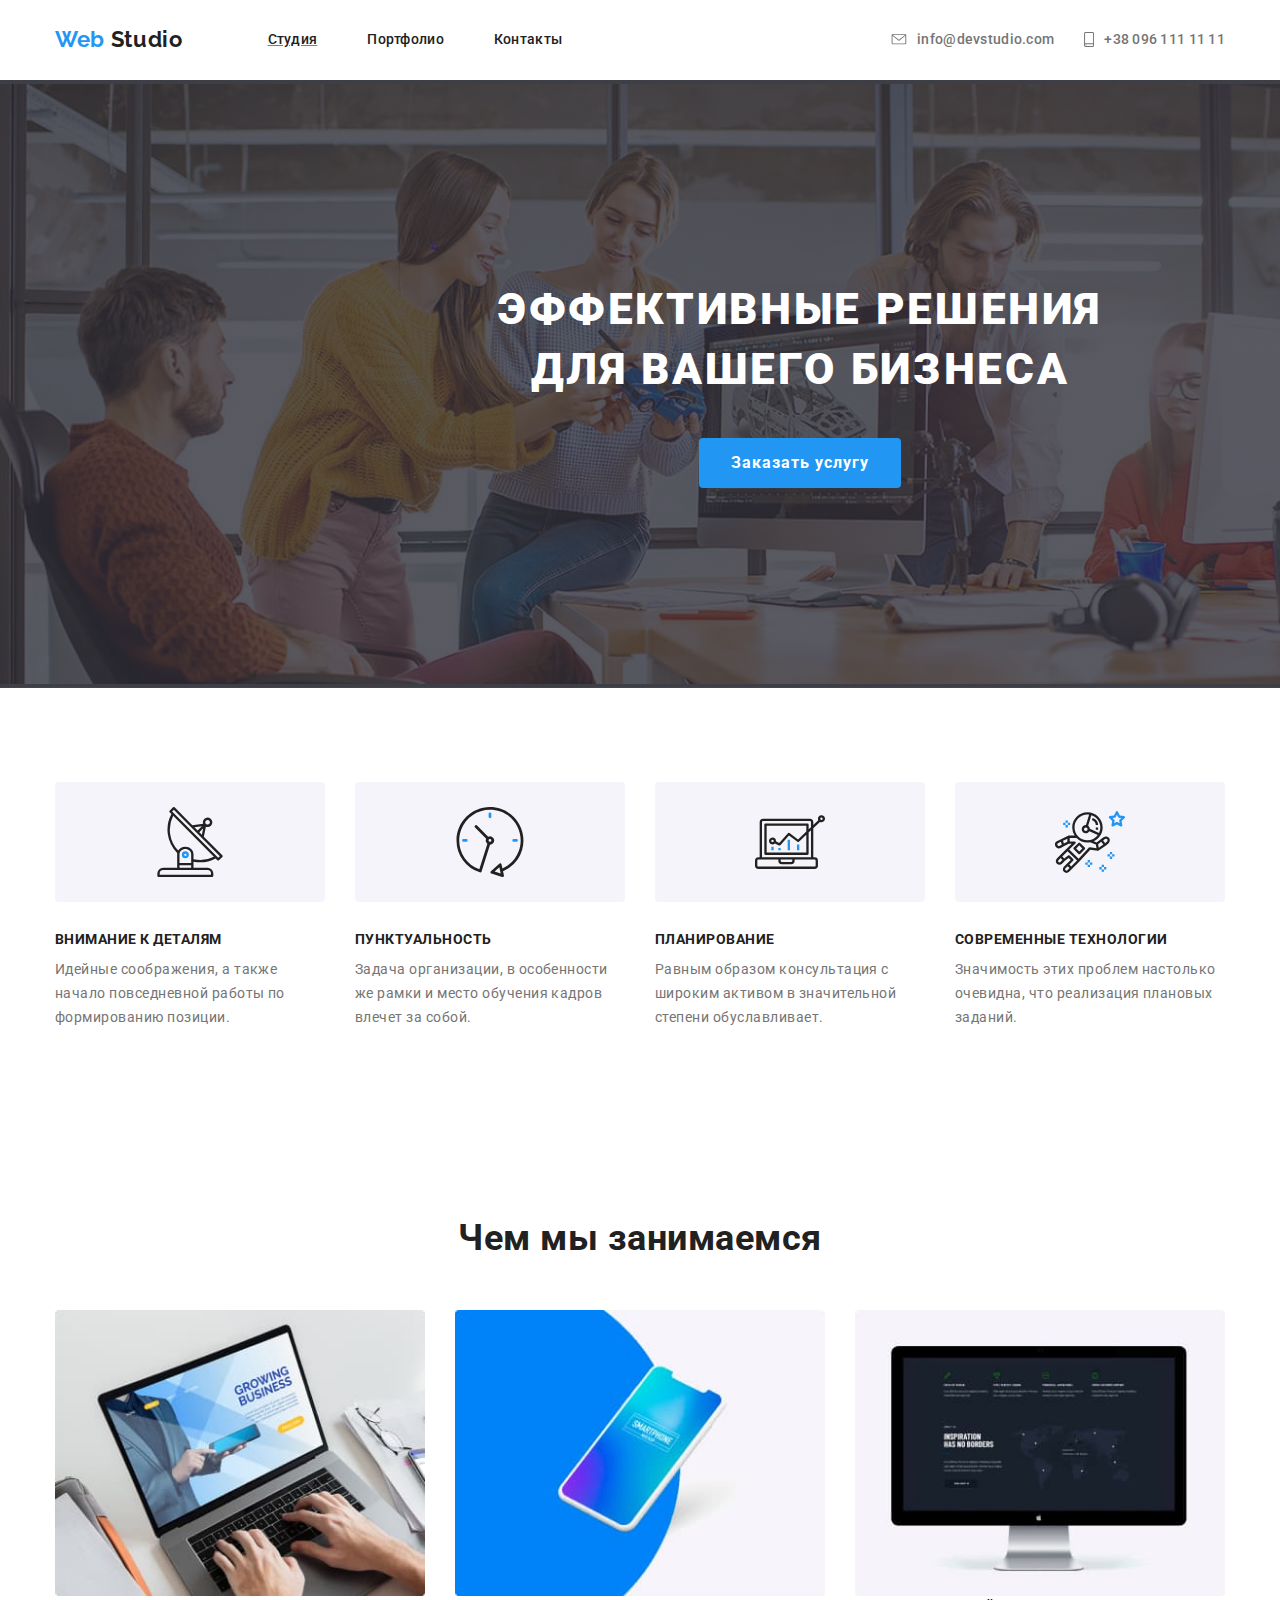
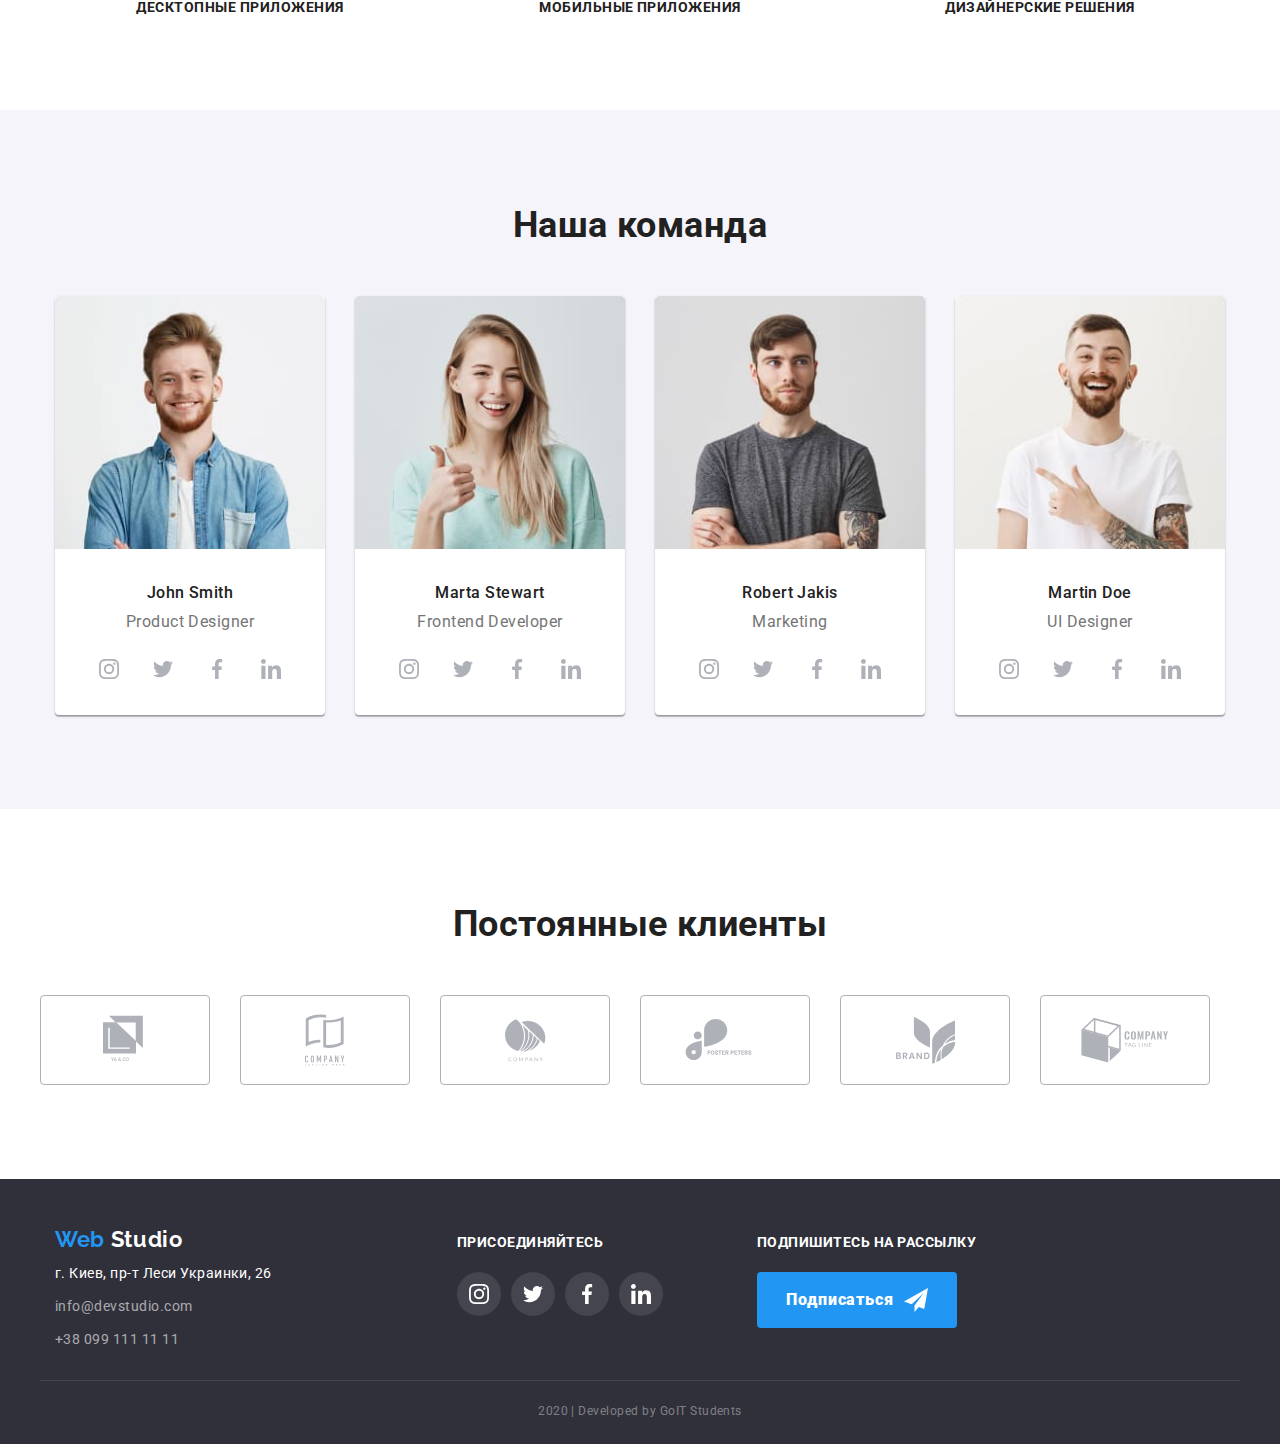
<file: index.html>
<!DOCTYPE html>
<html lang="ru">
  <head>
    <meta charset="UTF-8" />
    <meta name="viewport" content="width=device-width, initial-scale=1.0" />
    <title>Document</title>
    <link
      href="https://fonts.googleapis.com/css2?family=Raleway:wght@700&family=Roboto:wght@400;500;700;900&display=swap"
      rel="stylesheet"
    />
    <link
      rel="stylesheet"
      href="https://cdnjs.cloudflare.com/ajax/libs/modern-normalize/0.6.0/modern-normalize.min.css"
    />
    <link rel="stylesheet" href="./css/common.css" />
    <link rel="stylesheet" href="./css/master.css" />
  </head>

  <body>
    <!-- Шапка сайта -->
    <header class="header">
      <div class="container">
        <nav class="navigation">
          <a href="./index.html" class="logo"
            ><span class="accent">Web</span> Studio</a
          >

          <ul class="list">
            <li>
              <a href="./index.html" class="link current">Студия</a>
            </li>
            <li>
              <a href="./portfolio.html" class="link">Портфолио</a>
            </li>
            <li><a href="#" class="link">Контакты</a></li>
          </ul>
        </nav>

        <address class="adres">
          <a href="mailto:info@devstudio.com" class="link">
            <svg class="mail-icon">
              <use href="./images/svg-image/symbol-defs.svg#icon-letter"></use>
            </svg>
            info@devstudio.com
          </a>
          <a href="#" class="link">
            <svg class="telephone-icon">
              <use
                href="./images/svg-image/symbol-defs.svg#icon-smartphone"
              ></use>
            </svg>
            +38 096 111 11 11</a
          >
        </address>
      </div>
    </header>

    <!-- Секция Герой -->
    <section class="hero">
      <h1 class="title">эффективные решения<br />для вашего бизнеса</h1>
      <a href="#" class="link">Заказать услугу</a>
    </section>

    <!-- Секция Преимуществ компании -->
    <section class="advantages">
      <!-- <h2>Преимуества нашей компании</h2> -->
      <ul class="container">
        <li>
          <div class="advantages-container">
            <svg class="advantfges-svg-icon">
              <use href="./images/svg-image/symbol-defs.svg#icon-antenna"></use>
            </svg>
          </div>
          <h3 class="title">внимание к деталям</h3>
          <p>
            Идейные соображения, а также начало повседневной работы по
            формированию позиции.
          </p>
        </li>
        <li>
          <div class="advantages-container">
            <svg class="advantfges-svg-icon">
              <use href="./images/svg-image/symbol-defs.svg#icon-clock"></use>
            </svg>
          </div>
          <h3 class="title">пунктуальность</h3>
          <p>
            Задача организации, в особенности же рамки и место обучения кадров
            влечет за собой.
          </p>
        </li>
        <li>
          <div class="advantages-container">
            <svg class="advantfges-svg-icon">
              <use href="./images/svg-image/symbol-defs.svg#icon-diagram"></use>
            </svg>
          </div>
          <h3 class="title">планирование</h3>
          <p>
            Равным образом консультация с широким активом в значительной степени
            обуславливает.
          </p>
        </li>
        <li>
          <div class="advantages-container">
            <svg class="advantfges-svg-icon">
              <use
                href="./images/svg-image/symbol-defs.svg#icon-astronaut"
              ></use>
            </svg>
          </div>
          <h3 class="title">современные технологии</h3>
          <p>
            Значимость этих проблем настолько очевидна, что реализация плановых
            заданий.
          </p>
        </li>
      </ul>
    </section>

    <!-- Секция Сфер Деятельности -->
    <section class="activity">
      <div class="container">
        <h2 class="grand-title">Чем мы занимаемся</h2>

        <ul>
          <li>
            <a href="#"
              ><img src="./images/desktopapp.jpg" alt="десктоп" width="370"
            /></a>
            <h3 class="title">десктопные приложения</h3>
          </li>
          <li>
            <a href="#"
              ><img src="./images/mobileapp.jpg" alt="телефон" width="370"
            /></a>
            <h3 class="title">мобильные приложения</h3>
          </li>
          <li>
            <a href="#"
              ><img src="./images/designer.jpg" alt="дизайн" width="370"
            /></a>
            <h3 class="title">дизайнерские решения</h3>
          </li>
        </ul>
      </div>
    </section>

    <!-- Секция Команды -->
    <section class="team">
      <div class="container">
        <h2 class="grand-title">Наша команда</h2>

        <ul class="team-list">
          <li>
            <img src="./images/johnsmit.jpg" alt="фото джон смит" width="270" />
            <h3 class="title">John Smith</h3>
            <p class="cpecialazed">Product Designer</p>

            <ul>
              <li class="social-list-item">
                <a href="#" aria-label="Ссылка на Instagram" class="link"
                  ><svg class="team-link-icon">
                    <use
                      href="./images/svg-image/symbol-defs.svg#icon-instagram"
                    ></use>
                  </svg>
                </a>
              </li>
              <li class="social-list-item">
                <a href="#" aria-label="Ссылка на Twitter" class="link"
                  ><svg class="team-link-icon">
                    <use
                      href="./images/svg-image/symbol-defs.svg#icon-twitter"
                    ></use></svg
                ></a>
              </li>
              <li class="social-list-item">
                <a href="#" aria-label="Ссылка на Facebook" class="link"
                  ><svg class="team-link-icon">
                    <use
                      href="./images/svg-image/symbol-defs.svg#icon-facebook"
                    ></use></svg
                ></a>
              </li>
              <li class="social-list-item">
                <a href="#" aria-label="Ссылка на LinkedIn" class="link"
                  ><svg class="team-link-icon">
                    <use
                      href="./images/svg-image/symbol-defs.svg#icon-linkedin"
                    ></use></svg
                ></a>
              </li>
            </ul>
          </li>
          <li>
            <img
              src="./images/martastewart.jpg"
              alt="фото марта стюарт"
              width="270"
            />
            <h3 class="title">Marta Stewart</h3>
            <p class="cpecialazed">Frontend Developer</p>

            <ul>
              <li class="social-list-item">
                <a href="#" aria-label="Ссылка на Instagram" class="link"
                  ><svg class="team-link-icon">
                    <use
                      href="./images/svg-image/symbol-defs.svg#icon-instagram"
                    ></use></svg
                ></a>
              </li>
              <li class="social-list-item">
                <a href="#" aria-label="Ссылка на Twitter" class="link"
                  ><svg class="team-link-icon">
                    <use
                      href="./images/svg-image/symbol-defs.svg#icon-twitter"
                    ></use></svg
                ></a>
              </li>
              <li class="social-list-item">
                <a href="#" aria-label="Ссылка на Facebook" class="link"
                  ><svg class="team-link-icon">
                    <use
                      href="./images/svg-image/symbol-defs.svg#icon-facebook"
                    ></use></svg
                ></a>
              </li>
              <li class="social-list-item">
                <a href="#" aria-label="Ссылка на LinkedIn" class="link"
                  ><svg class="team-link-icon">
                    <use
                      href="./images/svg-image/symbol-defs.svg#icon-linkedin"
                    ></use></svg
                ></a>
              </li>
            </ul>
          </li>
          <li>
            <img
              src="./images/robertjakis.jpg"
              alt="фото роберт джекис"
              width="270"
            />
            <h3 class="title">Robert Jakis</h3>
            <p class="cpecialazed">Marketing</p>

            <ul>
              <li class="social-list-item">
                <a href="#" aria-label="Ссылка на Instagram" class="link"
                  ><svg class="team-link-icon">
                    <use
                      href="./images/svg-image/symbol-defs.svg#icon-instagram"
                    ></use></svg
                ></a>
              </li>
              <li class="social-list-item">
                <a href="#" aria-label="Ссылка на Twitter" class="link"
                  ><svg class="team-link-icon">
                    <use
                      href="./images/svg-image/symbol-defs.svg#icon-twitter"
                    ></use></svg
                ></a>
              </li>
              <li class="social-list-item">
                <a href="#" aria-label="Ссылка на Facebook" class="link"
                  ><svg class="team-link-icon">
                    <use
                      href="./images/svg-image/symbol-defs.svg#icon-facebook"
                    ></use></svg
                ></a>
              </li>
              <li class="social-list-item">
                <a href="#" aria-label="Ссылка на LinkedIn" class="link"
                  ><svg class="team-link-icon">
                    <use
                      href="./images/svg-image/symbol-defs.svg#icon-linkedin"
                    ></use></svg
                ></a>
              </li>
            </ul>
          </li>
          <li>
            <img
              src="./images/martindoe.jpg"
              alt="фото мартин до"
              width="270"
            />
            <h3 class="title">Martin Doe</h3>
            <p class="cpecialazed">UI Designer</p>

            <ul>
              <li class="social-list-item">
                <a href="#" aria-label="Ссылка на Instagram" class="link"
                  ><svg class="team-link-icon">
                    <use
                      href="./images/svg-image/symbol-defs.svg#icon-instagram"
                    ></use></svg
                ></a>
              </li>
              <li class="social-list-item">
                <a href="#" aria-label="Ссылка на Twitter" class="link"
                  ><svg class="team-link-icon">
                    <use
                      href="./images/svg-image/symbol-defs.svg#icon-twitter"
                    ></use></svg
                ></a>
              </li>
              <li class="social-list-item">
                <a href="#" aria-label="Ссылка на Facebook" class="link"
                  ><svg class="team-link-icon">
                    <use
                      href="./images/svg-image/symbol-defs.svg#icon-facebook"
                    ></use></svg
                ></a>
              </li>
              <li class="social-list-item">
                <a href="#" aria-label="Ссылка на LinkedIn" class="link"
                  ><svg class="team-link-icon">
                    <use
                      href="./images/svg-image/symbol-defs.svg#icon-linkedin"
                    ></use></svg
                ></a>
              </li>
            </ul>
          </li>
        </ul>
      </div>
    </section>

    <!-- Секция Постоянных клиентов -->
    <section class="clients">
      <div class="container">
        <h2 class="title">Постоянные клиенты</h2>
        <ul>
          <li>
            <a href="#" class="link"
              ><svg class="company-icon first">
                <use
                  href="./images/svg-image/symbol-defs.svg#icon-ya-co"
                ></use></svg
            ></a>
          </li>
          <li>
            <a href="#" class="link"
              ><svg class="company-icon second">
                <use
                  href="./images/svg-image/symbol-defs.svg#icon-tagline"
                ></use></svg
            ></a>
          </li>
          <li>
            <a href="#" class="link"
              ><svg class="company-icon third">
                <use
                  href="./images/svg-image/symbol-defs.svg#icon-company"
                ></use></svg
            ></a>
          </li>
          <li>
            <a href="#" class="link"
              ><svg class="company-icon fourth">
                <use
                  href="./images/svg-image/symbol-defs.svg#icon-foster-peters"
                ></use></svg
            ></a>
          </li>
          <li>
            <a href="#" class="link"
              ><svg class="company-icon fifth">
                <use
                  href="./images/svg-image/symbol-defs.svg#icon-brand"
                ></use></svg
            ></a>
          </li>
          <li>
            <a href="#" class="link"
              ><svg class="company-icon sixth">
                <use
                  href="./images/svg-image/symbol-defs.svg#icon-last-company"
                ></use></svg
            ></a>
          </li>
        </ul>
      </div>
    </section>

    <!-- Секция Футер -->
    <footer class="footer">
      <div class="container">
        <div class="logo-adres">
          <a href="./index.html" class="logo"
            ><span class="accent">Web</span> Studio</a
          >
          <address class="adress-footer">
            <p class="city">г. Киев, пр-т Леси Украинки, 26</p>
            <a href="mailto:info@devstudio.com" class="link"
              >info@devstudio.com</a
            >
            <a href="#" class="link">+38 099 111 11 11</a>
          </address>
        </div>

        <ul class="list join">
          <li><b class="title">присоединяйтесь</b></li>
          <li>
            <ul class="list">
              <li class="social-list-item">
                <a href="#" aria-label="Ссылка на Instagram" class="link"
                  ><svg class="team-link-icon">
                    <use
                      href="./images/svg-image/symbol-defs.svg#icon-instagram"
                    ></use></svg
                ></a>
              </li>
              <li class="social-list-item">
                <a href="#" aria-label="Ссылка на Twitter" class="link"
                  ><svg class="team-link-icon">
                    <use
                      href="./images/svg-image/symbol-defs.svg#icon-twitter"
                    ></use></svg
                ></a>
              </li>
              <li class="social-list-item">
                <a href="#" aria-label="Ссылка на Facebook" class="link"
                  ><svg class="team-link-icon">
                    <use
                      href="./images/svg-image/symbol-defs.svg#icon-facebook"
                    ></use></svg
                ></a>
              </li>
              <li class="social-list-item">
                <a href="#" aria-label="Ссылка на LinkedIn" class="link"
                  ><svg class="team-link-icon">
                    <use
                      href="./images/svg-image/symbol-defs.svg#icon-linkedin"
                    ></use></svg
                ></a>
              </li>
            </ul>
          </li>
        </ul>

        <ul class="list form">
          <li><b class="title">подпишитесь на рассылку</b></li>
          <li>
            <!-- Здесь будет форма -->
            <a href="#" class="link">
              Подписаться
              <svg class="airplane">
                <use
                  href="./images/svg-image/symbol-defs.svg#icon-airplane"
                ></use></svg
            ></a>
          </li>
        </ul>
      </div>
      <p class="developed-by">2020 | Developed by GoIT Students</p>
    </footer>
  </body>
</html>
</file>
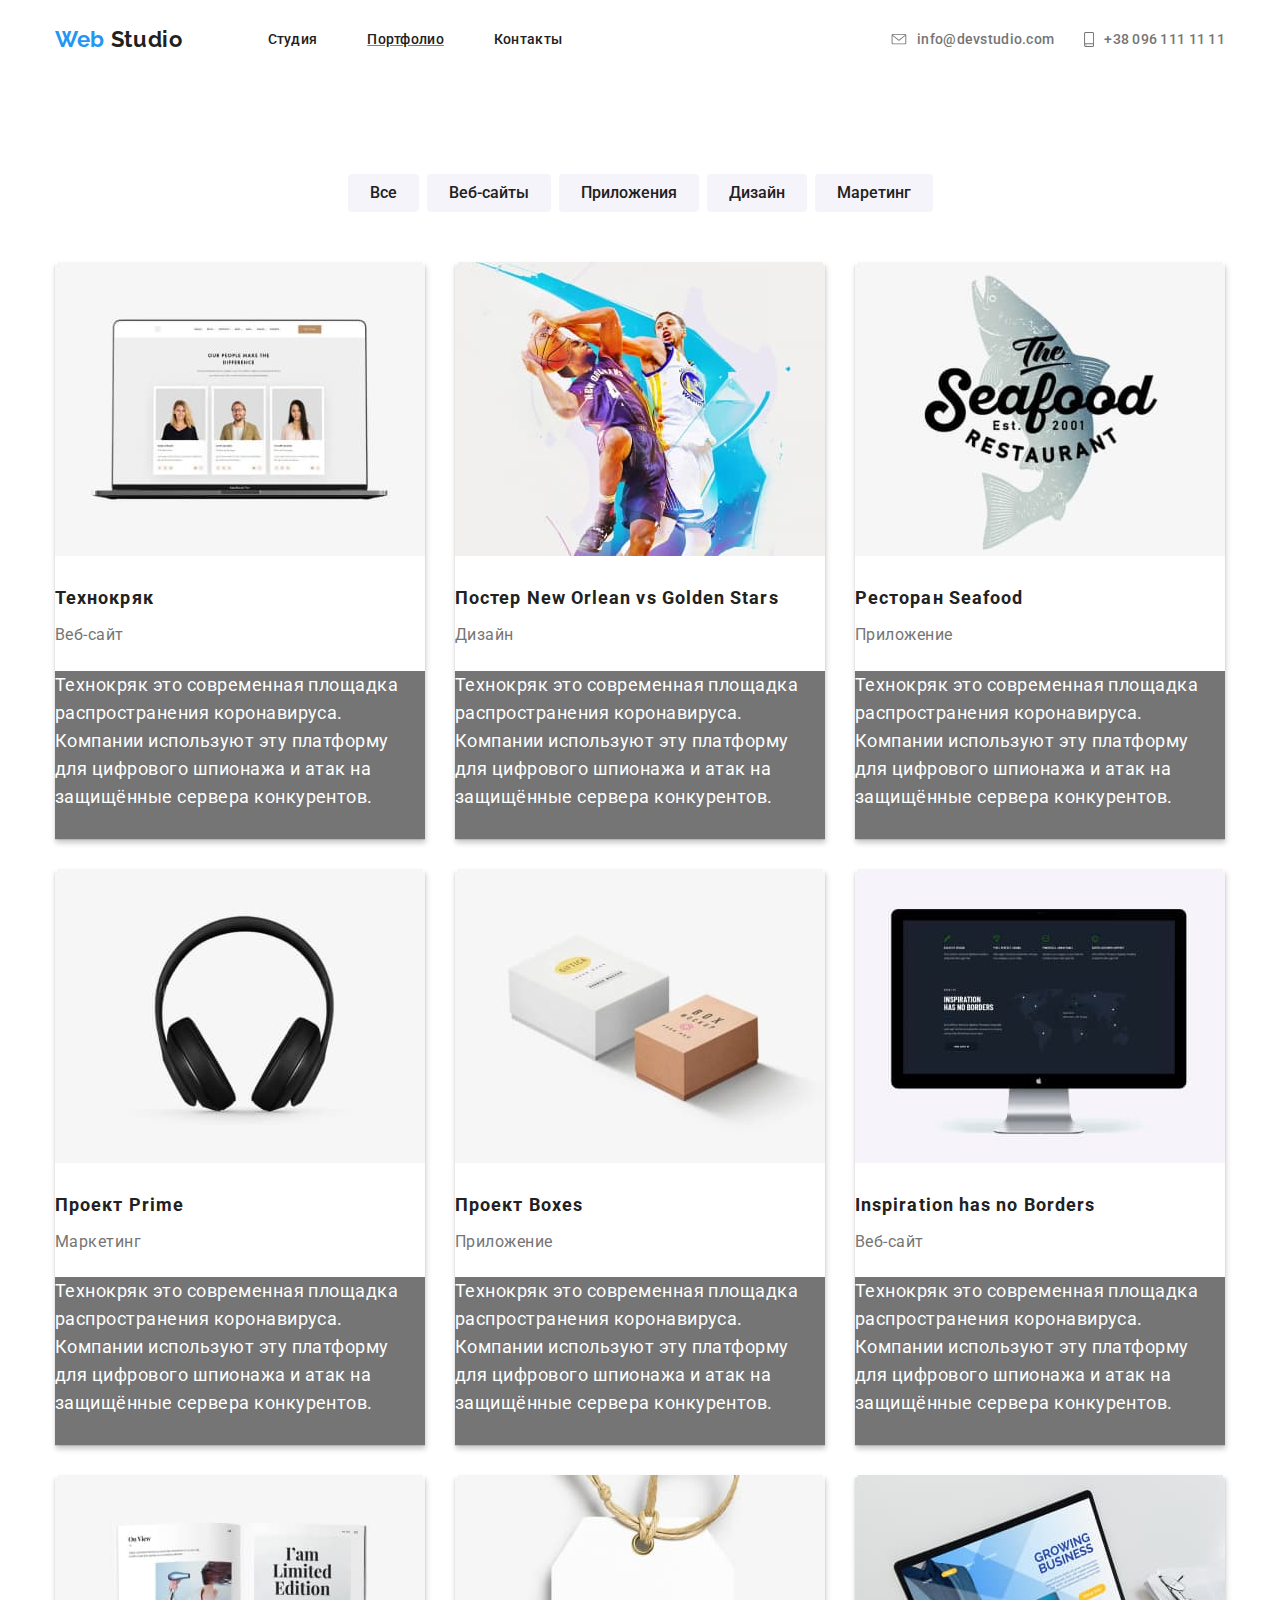
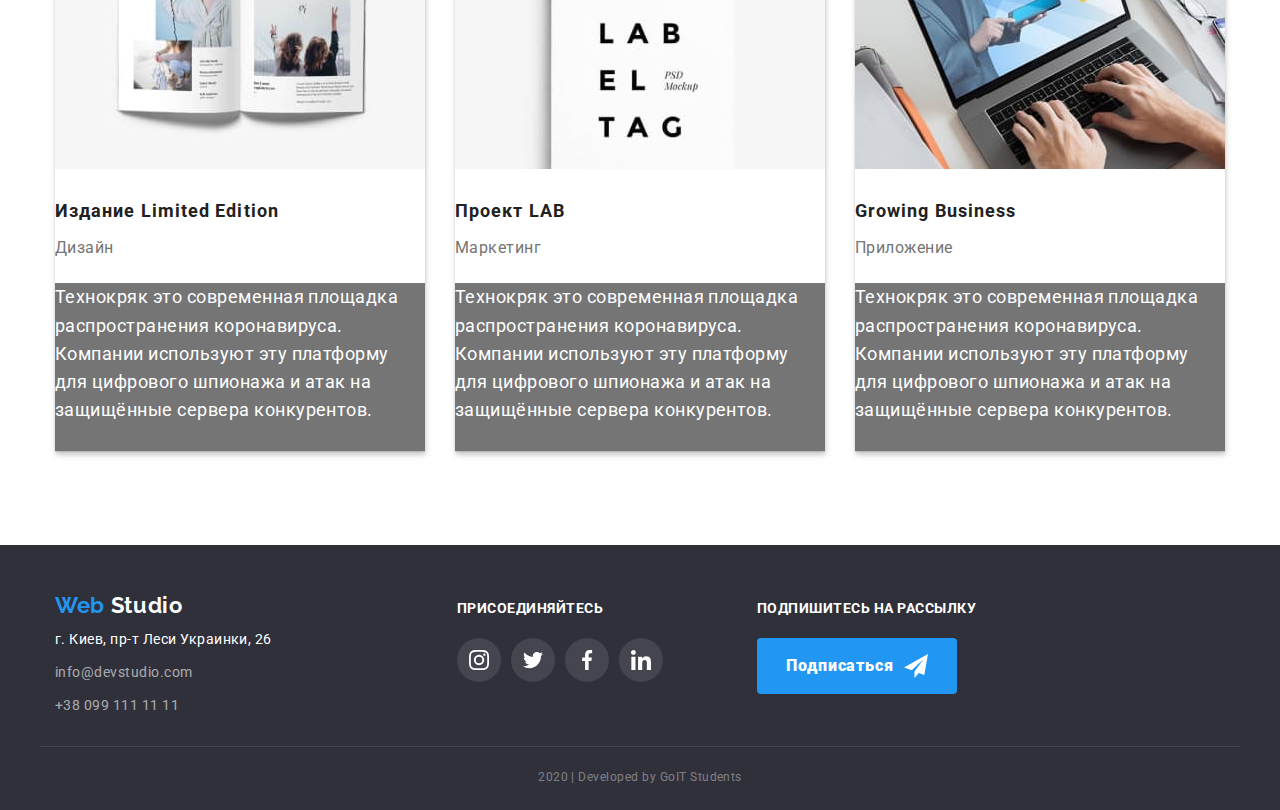
<file: portfolio.html>
<!DOCTYPE html>
<html lang="ru">
  <head>
    <meta charset="UTF-8" />
    <meta name="viewport" content="width=device-width, initial-scale=1.0" />
    <title>Document</title>
    <link
      href="https://fonts.googleapis.com/css2?family=Raleway:wght@700&family=Roboto:wght@400;500;700;900&display=swap"
      rel="stylesheet"
    />
    <link
      rel="stylesheet"
      href="https://cdnjs.cloudflare.com/ajax/libs/modern-normalize/0.6.0/modern-normalize.min.css"
    />
    <link rel="stylesheet" href="./css/common.css" />
    <link rel="stylesheet" href="./css/potfolio.css" />
  </head>

  <body>
    <!-- Шапка сайта -->
    <header class="header">
      <div class="container">
        <nav class="navigation">
          <a href="./index.html" class="logo"
            ><span class="accent">Web</span> Studio</a
          >

          <ul class="list">
            <li>
              <a href="./index.html" class="link">Студия</a>
            </li>
            <li>
              <a href="./portfolio.html" class="link current">Портфолио</a>
            </li>
            <li><a href="#" class="link">Контакты</a></li>
          </ul>
        </nav>

        <address class="adres">
          <a href="mailto:info@devstudio.com" class="link">
            <svg class="mail-icon">
              <use href="./images/svg-image/symbol-defs.svg#icon-letter"></use>
            </svg>
            info@devstudio.com
          </a>
          <a href="#" class="link">
            <svg class="telephone-icon">
              <use
                href="./images/svg-image/symbol-defs.svg#icon-smartphone"
              ></use>
            </svg>
            +38 096 111 11 11</a
          >
        </address>
      </div>
    </header>

    <!-- Секция проектов -->
    <section class="filter">
      <!-- <h1>Примеры наших работ</h1> -->
      <div class="container">
        <ul class="button-list">
          <li>
            <button class="button">Все</button>
          </li>
          <li>
            <button class="button">Веб-сайты</button>
          </li>
          <li>
            <button class="button">Приложения</button>
          </li>
          <li>
            <button class="button">Дизайн</button>
          </li>
          <li>
            <button class="button">Маретинг</button>
          </li>
        </ul>

        <ul class="projects">
          <li>
            <a href="#" class="link"
              ><img src="./images/potfolio/firstpicture.jpg" alt="Веб-сайт" />
              <h2 class="title">Технокряк</h2>
              <p class="discription">Веб-сайт</p>
              <p class="text">
                Технокряк это современная площадка распространения коронавируса.
                Компании используют эту платформу для цифрового шпионажа и атак
                на защищённые сервера конкурентов.
              </p>
            </a>
          </li>
          <li>
            <a href="#" class="link"
              ><img src="./images/potfolio/basket.jpg" alt="Баскетболист" />
              <h2 class="title">Постер New Orlean vs Golden Stars</h2>
              <p class="discription">Дизайн</p>
              <p class="text">
                Технокряк это современная площадка распространения коронавируса.
                Компании используют эту платформу для цифрового шпионажа и атак
                на защищённые сервера конкурентов.
              </p>
            </a>
          </li>
          <li>
            <a href="#" class="link"
              ><img src="./images/potfolio/seafood.jpg" alt="Море" />
              <h2 class="title">Ресторан Seafood</h2>
              <p class="discription">Приложение</p>
              <p class="text">
                Технокряк это современная площадка распространения коронавируса.
                Компании используют эту платформу для цифрового шпионажа и атак
                на защищённые сервера конкурентов.
              </p>
            </a>
          </li>
          <li>
            <a href="#" class="link"
              ><img src="./images/potfolio/headphones.jpg" alt="Наушники" />
              <h2 class="title">Проект Prime</h2>
              <p class="discription">Маркетинг</p>
              <p class="text">
                Технокряк это современная площадка распространения коронавируса.
                Компании используют эту платформу для цифрового шпионажа и атак
                на защищённые сервера конкурентов.
              </p>
            </a>
          </li>
          <li>
            <a href="#" class="link"
              ><img src="./images/potfolio/boxes.jpg" alt="Коробки" />
              <h2 class="title">Проект Boxes</h2>
              <p class="discription">Приложение</p>
              <p class="text">
                Технокряк это современная площадка распространения коронавируса.
                Компании используют эту платформу для цифрового шпионажа и атак
                на защищённые сервера конкурентов.
              </p>
            </a>
          </li>
          <li>
            <a href="#" class="link"
              ><img src="./images/potfolio/display.jpg" alt="Дисплэй" />
              <h2 class="title">Inspiration has no Borders</h2>
              <p class="discription">Веб-сайт</p>
              <p class="text">
                Технокряк это современная площадка распространения коронавируса.
                Компании используют эту платформу для цифрового шпионажа и атак
                на защищённые сервера конкурентов.
              </p>
            </a>
          </li>
          <li>
            <a href="#" class="link"
              ><img src="./images/potfolio/magaxine.jpg" alt="Журнал" />
              <h2 class="title">Издание Limited Edition</h2>
              <p class="discription">Дизайн</p>
              <p class="text">
                Технокряк это современная площадка распространения коронавируса.
                Компании используют эту платформу для цифрового шпионажа и атак
                на защищённые сервера конкурентов.
              </p>
            </a>
          </li>
          <li>
            <a href="#" class="link"
              ><img src="./images/potfolio/lab.jpg" alt="Проект ЛАБ" />
              <h2 class="title">Проект LAB</h2>
              <p class="discription">Маркетинг</p>
              <p class="text">
                Технокряк это современная площадка распространения коронавируса.
                Компании используют эту платформу для цифрового шпионажа и атак
                на защищённые сервера конкурентов.
              </p>
            </a>
          </li>
          <li>
            <a href="#" class="link"
              ><img src="./images/potfolio/desktop.jpg" alt="Дэсктоп" />
              <h2 class="title">Growing Business</h2>
              <p class="discription">Приложение</p>
              <p class="text">
                Технокряк это современная площадка распространения коронавируса.
                Компании используют эту платформу для цифрового шпионажа и атак
                на защищённые сервера конкурентов.
              </p>
            </a>
          </li>
        </ul>
      </div>
    </section>

    <!-- Секция Футер -->
    <footer class="footer">
      <div class="container">
        <div class="logo-adres">
          <a href="./index.html" class="logo"
            ><span class="accent">Web</span> Studio</a
          >
          <address class="adress-footer">
            <p class="city">г. Киев, пр-т Леси Украинки, 26</p>
            <a href="mailto:info@devstudio.com" class="link"
              >info@devstudio.com</a
            >
            <a href="#" class="link">+38 099 111 11 11</a>
          </address>
        </div>

        <ul class="list join">
          <li><b class="title">присоединяйтесь</b></li>
          <li>
            <ul class="list">
              <li class="social-list-item">
                <a href="#" aria-label="Ссылка на Instagram" class="link"
                  ><svg class="team-link-icon">
                    <use
                      href="./images/svg-image/symbol-defs.svg#icon-instagram"
                    ></use></svg
                ></a>
              </li>
              <li class="social-list-item">
                <a href="#" aria-label="Ссылка на Twitter" class="link"
                  ><svg class="team-link-icon">
                    <use
                      href="./images/svg-image/symbol-defs.svg#icon-twitter"
                    ></use></svg
                ></a>
              </li>
              <li class="social-list-item">
                <a href="#" aria-label="Ссылка на Facebook" class="link"
                  ><svg class="team-link-icon">
                    <use
                      href="./images/svg-image/symbol-defs.svg#icon-facebook"
                    ></use></svg
                ></a>
              </li>
              <li class="social-list-item">
                <a href="#" aria-label="Ссылка на LinkedIn" class="link"
                  ><svg class="team-link-icon">
                    <use
                      href="./images/svg-image/symbol-defs.svg#icon-linkedin"
                    ></use></svg
                ></a>
              </li>
            </ul>
          </li>
        </ul>

        <ul class="list form">
          <li><b class="title">подпишитесь на рассылку</b></li>
          <li>
            <!-- Здесь будет форма -->
            <a href="#" class="link">
              Подписаться
              <svg class="airplane">
                <use
                  href="./images/svg-image/symbol-defs.svg#icon-airplane"
                ></use></svg
            ></a>
          </li>
        </ul>
      </div>
      <p class="developed-by">2020 | Developed by GoIT Students</p>
    </footer>
  </body>
</html>
</file>
<file: css/common.css>
/* цвет основного текста #757575 */
/* вторичный цвет текста  #212121;
 */
/* основной фон  #FFFFFF  */
/* акцент #2196F3 */
/* вторичный цвет фона #F5F4FA; */

:root {
  --primary-text-color: #757575;
  --title-text-color: #212121;
  --accent-color: #2196f3;
  --primary-white-color: #ffffff;
}

body {
  background-color: var(--primary-white-color);
  color: var(--primary-text-color);

  font-family: 'Roboto', sans-serif;
  font-weight: 400;
  letter-spacing: 0.03em;
}

/* Стили общих элементов */

.container {
  text-align: center;
  margin-left: auto;
  margin-right: auto;
  width: 1200px;
  padding-left: 15px;
  padding-right: 15px;
  /* outline: 2px solid tomato; */
}

ul {
  list-style: none;
}

a {
  text-decoration: none;
  font-style: normal;
}

address {
  font-style: normal;
  display: flex;
}

ul,
p,
h1,
h2,
h3,
h4,
h5,
h6 {
  padding: 0px;
  margin: 0px;
}

.logo {
  color: var(--title-text-color);

  font-family: 'Raleway', sans-serif;
  font-weight: 700;
  font-size: 22px;
  line-height: 1.18;
  letter-spacing: 0.03em;
}

.list {
  margin: 0;
  padding: 0;
}

.logo:focus,
.logo:hover {
  color: var(--accent-color);
}

.accent {
  color: var(--accent-color);
}

/* Хедер */

.header .container {
  display: flex;
  align-items: center;
}

.navigation,
.navigation .list {
  display: flex;
  align-items: center;
}

.navigation .list {
  margin-left: 85px;
  padding: 32px 0px;
}

.navigation li + li {
  margin-left: 50px;
}

.header .navigation {
  color: var(--title-text-color);

  font-weight: 500;
  font-size: 14px;
  line-height: 1.14;
  letter-spacing: 0.02em;
}

.navigation .link:hover,
.navigation .link:focus {
  color: var(--accent-color);
}

.navigation .link {
  color: inherit;
}

.adres .link:hover,
.adres .link:focus {
  color: var(--accent-color);
}

.adres {
  margin-left: auto;
}

.adres a {
  display: flex;
}

.adres .link + .link {
  margin-left: 30px;
}

.adres .link {
  align-items: center;

  color: inherit;

  font-weight: 500;
  font-size: 14px;
  line-height: 1.14;
  letter-spacing: 0.02em;
}

.mail-icon {
  margin-right: 10px;
  width: 16px;
  height: 11px;
  fill: currentColor;
}

.telephone-icon {
  margin-right: 10px;
  width: 10px;
  height: 15px;
  fill: currentColor;
}

.adres p {
  font-weight: 500;
  font-size: 14px;
  line-height: 1.14;
  letter-spacing: 0.02em;
}

/* Секция Футер */

.footer {
  padding-top: 48px;
  background-color: #2f303a;
}

.footer .container {
  display: flex;
  margin-bottom: 18px;
  padding-bottom: 28px;
  border-bottom: 1px solid rgba(255, 255, 255, 0.1);
}

.logo-adres {
  text-align: left;
  margin-right: 171px;
}

.adress-footer > * {
  margin-top: 9px;
}

.adress-footer {
  flex-direction: column;
  min-width: 231px;
}

.footer .logo {
  color: #ffffff;
}

.city {
  color: #ffffff;

  font-size: 14px;
  line-height: 1.71;
  /* margin: 0; */
}

.adress-footer .link {
  color: rgba(255, 255, 255, 0.6);

  font-size: 14px;
  line-height: 1.71;
}

.footer .title {
  color: #ffffff;

  font-weight: 700;
  font-size: 14px;
  line-height: 1.14;
  text-transform: uppercase;
}

.join {
  /* display: flex; */
  /* flex-direction: column; */
  margin-top: 8px;
  margin-right: 94px;
}

.join > li {
  display: flex;
}

.join .list {
  display: flex;
  margin-top: 21px;
}

.join .link {
  display: flex;
  justify-content: center;
  align-items: center;
  width: 44px;
  height: 44px;

  background-color: rgba(255, 255, 255, 0.1);

  border-radius: 50%;
}

.join .link:hover,
.join .link:focus {
  background-color: var(--accent-color);
}

.join .team-link-icon {
  width: 20px;
  height: 20px;

  fill: #ffffff;
}

.social-list-item {
  display: flex;
}

.social-list-item + .social-list-item {
  margin-left: 10px;
}

.form > li {
  display: flex;
}

.form .title {
  margin-bottom: 21px;
}

.form .link {
  display: flex;
  align-items: center;
  justify-content: center;
  padding-top: 13px;
  padding-bottom: 13px;
  border-radius: 4px;
  min-width: 200px;

  color: #ffffff;
  background-color: var(--accent-color);

  font-weight: 900;
  font-size: 16px;
  line-height: 1.88;
  letter-spacing: 0.06em;
}

.form .link:focus {
  background-color: var(--accent-color);
}

.form {
  flex-direction: column;
  margin-top: 8px;
}

.form .airplane {
  width: 24px;
  height: 24px;
  margin-left: 10px;

  fill: #ffffff;
}

.developed-by {
  padding-bottom: 21px;
  margin-left: auto;
  margin-right: auto;
  text-align: center;

  color: rgba(255, 255, 255, 0.4);
  font-size: 12px;
  line-height: 2;
}
</file>
<file: css/master.css>
/* Выделение активной страницы */

.current {
  text-decoration: underline;
  text-decoration-color: var(--accent-color);
}

/* Герой */

.hero {
  width: 1600px;
  margin-left: auto;
  margin-right: auto;
  text-align: center;
  padding-top: 200px;
  padding-bottom: 200px;

  color: var(--primary-white-color);
  background-image: linear-gradient(
      rgba(47, 48, 58, 0.8),
      rgba(47, 48, 58, 0.8)
    ),
    url(../images/heroimage.jpg);
  background-repeat: no-repeat;
  background-position: center;
  background-size: contain;
  background-color: var(--primary-text-color);
}

/* .header-background {
  max-width: 1600px;
  height: 600px;
  margin-right: auto;
  margin-left: auto;
  background-image: url(../images/heroimage.jpg);
} */

.hero .title {
  margin: 0;

  text-transform: uppercase;
  font-weight: 900;
  font-size: 44px;
  line-height: 1.36;
  /* text-align: center; */
  letter-spacing: 0.06em;
  /* text-transform: uppercase; */
}

.hero .link {
  display: inline-block;
  border-radius: 4px;
  min-width: 200px;
  padding: 10px 32px;
  margin-top: 38px;

  background-color: var(--accent-color);
  font-weight: 700;
  font-size: 16px;
  line-height: 1.88;
  align-items: center;
  text-align: center;
  letter-spacing: 0.06em;
}
.hero .link:focus {
  color: var(--accent-color);
}

.hero .link {
  color: inherit;
}

/* Секция Преимуществ компании */

/* .advantages * {
  outline: 1px black solid;
} */

.advantages .container {
  display: flex;
  text-align: left;
  padding-top: 94px;
  padding-bottom: 94px;
}

.advantages li + li {
  margin-left: 30px;
}

.advantages li {
  width: 270px;
}

.advantages-container {
  display: flex;
  justify-content: center;
  align-items: center;
  width: 270px;
  height: 120px;

  background: #f5f4fa;

  border-radius: 4px;
}

.advantfges-svg-icon {
  width: 70px;
  height: 70px;
}

.advantages .title {
  margin-top: 30px;

  text-transform: uppercase;
  font-size: 14px;
  line-height: 1.14;
  color: var(--title-text-color);
}

.advantages p {
  margin-top: 10px;

  font-size: 14px;
  line-height: 1.71;
}

/* Cекция Сфер Деятельности */

.activity .grand-title,
.activity .title {
  color: var(--title-text-color);
}

.activity .container {
  padding-top: 94px;
  padding-bottom: 94px;
}

.activity .grand-title {
  display: inline-block;
  /* margin-top: 94px; */
  margin-bottom: 50px;

  font-size: 36px;
  line-height: 1.17;
}

.activity ul {
  display: flex;
}

.activity li + li {
  margin-left: 30px;
}

.activity .title {
  font-size: 14px;
  line-height: 1.14;
  text-transform: uppercase;
}

/* Секция Команды */

.team {
  background-color: #f5f4fa;
  padding-top: 94px;
  padding-bottom: 94px;
}

.team .team-list {
  display: flex;
  margin-top: 50px;
}

.team-list > li + li {
  margin-left: 30px;
}

.team-list > li {
  background-color: #ffffff;
  box-shadow: 0px 2px 1px rgba(0, 0, 0, 0.2), 0px 1px 1px rgba(0, 0, 0, 0.14),
    0px 1px 3px rgba(0, 0, 0, 0.12);
  border-radius: 4px;
}

.team-list ul {
  display: flex;
  margin-left: 32px;
}

.team-list img {
  border-radius: 4px 4px 0px 0px;
}

.team .grand-title,
.team .title {
  color: var(--title-text-color);
}

.team .grand-title {
  font-size: 36px;
  line-height: 1.17;
}

.team .title {
  margin-top: 30px;

  font-weight: 500;
  font-size: 16px;
  line-height: 1.19;
}

.cpecialazed {
  margin-top: 10px;

  font-size: 16px;
  line-height: 1.19;
}

.team-list ul {
  margin-top: 16px;
  margin-bottom: 24px;

  color: #afb1b8;
}

.team .link {
  display: flex;
  justify-content: center;
  align-items: center;
  width: 44px;
  height: 44px;

  color: inherit;

  border-radius: 50%;
}

.team-link-icon {
  width: 20px;
  height: 20px;

  fill: currentColor;
}

.social-list-item {
  display: flex;
}

.social-list-item + .social-list-item {
  margin-left: 10px;
}

.team .link:hover,
.team .link:focus {
  background-color: var(--accent-color);
  color: var(--primary-white-color);
}

/* Секция Постоянных клиентов */

.clients .container {
  padding: 94px 0;
}

.clients .title {
  margin: 0;
  color: var(--title-text-color);
  font-size: 36px;
  line-height: 1.17;
  /* text-align: center; */
}

.clients ul {
  display: flex;
  flex-wrap: wrap;
  margin-top: 50px;
  /* padding: 0; */
}

.clients li {
  width: 170px;
}

.clients li + li {
  margin-left: 30px;
}

.clients .link {
  display: flex;
  justify-content: center;
  align-items: center;
  min-height: 90px;
  border: 1px solid #afb1b8;

  border-radius: 4px;

  color: #afb1b8;
}

.company-icon {
  display: flex;
  fill: currentColor;
}

.company-icon.first {
  width: 44px;
  height: 50px;
}

.company-icon.second {
  width: 40px;
  height: 52px;
}

.company-icon.third {
  width: 41px;
  height: 43px;
}

.company-icon.fourth {
  width: 80px;
  height: 42px;
}

.company-icon.fifth {
  width: 59px;
  height: 47px;
}

.company-icon.sixth {
  width: 88px;
  height: 45px;
}

.clients .link:hover,
.clients .link:focus {
  color: var(--accent-color);
  border: 1px solid var(--accent-color);
}
</file>
<file: css/potfolio.css>
/* Выделение активной страницы */

.current {
  text-decoration: underline;
  text-decoration-color: var(--accent-color);
}

/* Секция проектов */

.filter .container {
  padding-top: 94px;
  padding-bottom: 94px;
  text-align: left;
}

.button-list {
  display: flex;
  justify-content: center;
  margin-bottom: 50px;
}

.button-list li + li {
  margin-left: 8px;
}

.button {
  padding: 6px 22px;
  border-radius: 4px;
  border-width: 0px;

  color: var(--title-text-color);
  background-color: #f5f4fa;

  font-weight: 500;
  font-size: 16px;
  line-height: 1.63;
  cursor: pointer;
}

.button:focus,
.button:hover {
  color: var(--primary-white-color);
  background-color: var(--accent-color);
}

.projects {
  display: flex;
  flex-wrap: wrap;
}

.projects > li {
  margin-right: 30px;
  margin-bottom: 30px;

  box-shadow: 1px 4px 6px rgba(0, 0, 0, 0.16), 0px 4px 4px rgba(0, 0, 0, 0.06),
    0px 1px 1px rgba(0, 0, 0, 0.12);
}

.projects > li:nth-child(3n) {
  margin-right: 0px;
}

.projects > li:nth-last-child(-n + 3) {
  margin-bottom: 0px;
}

.projects .title {
  margin-top: 20px;

  color: var(--title-text-color);

  font-weight: 700;
  font-size: 18px;
  line-height: 2;
  letter-spacing: 0.06em;
}

.projects .discription {
  margin-top: 4px;
  margin-bottom: 20px;
  color: #757575;

  font-size: 16px;
  line-height: 1.88;
}

.projects .text {
  width: 370px;
  height: 168px;

  color: var(--primary-white-color);
  background-color: var(--primary-text-color);

  font-size: 18px;
  line-height: 1.56;
}
.projects .text:hover {
  background-color: var(--accent-color);
}
</file>
